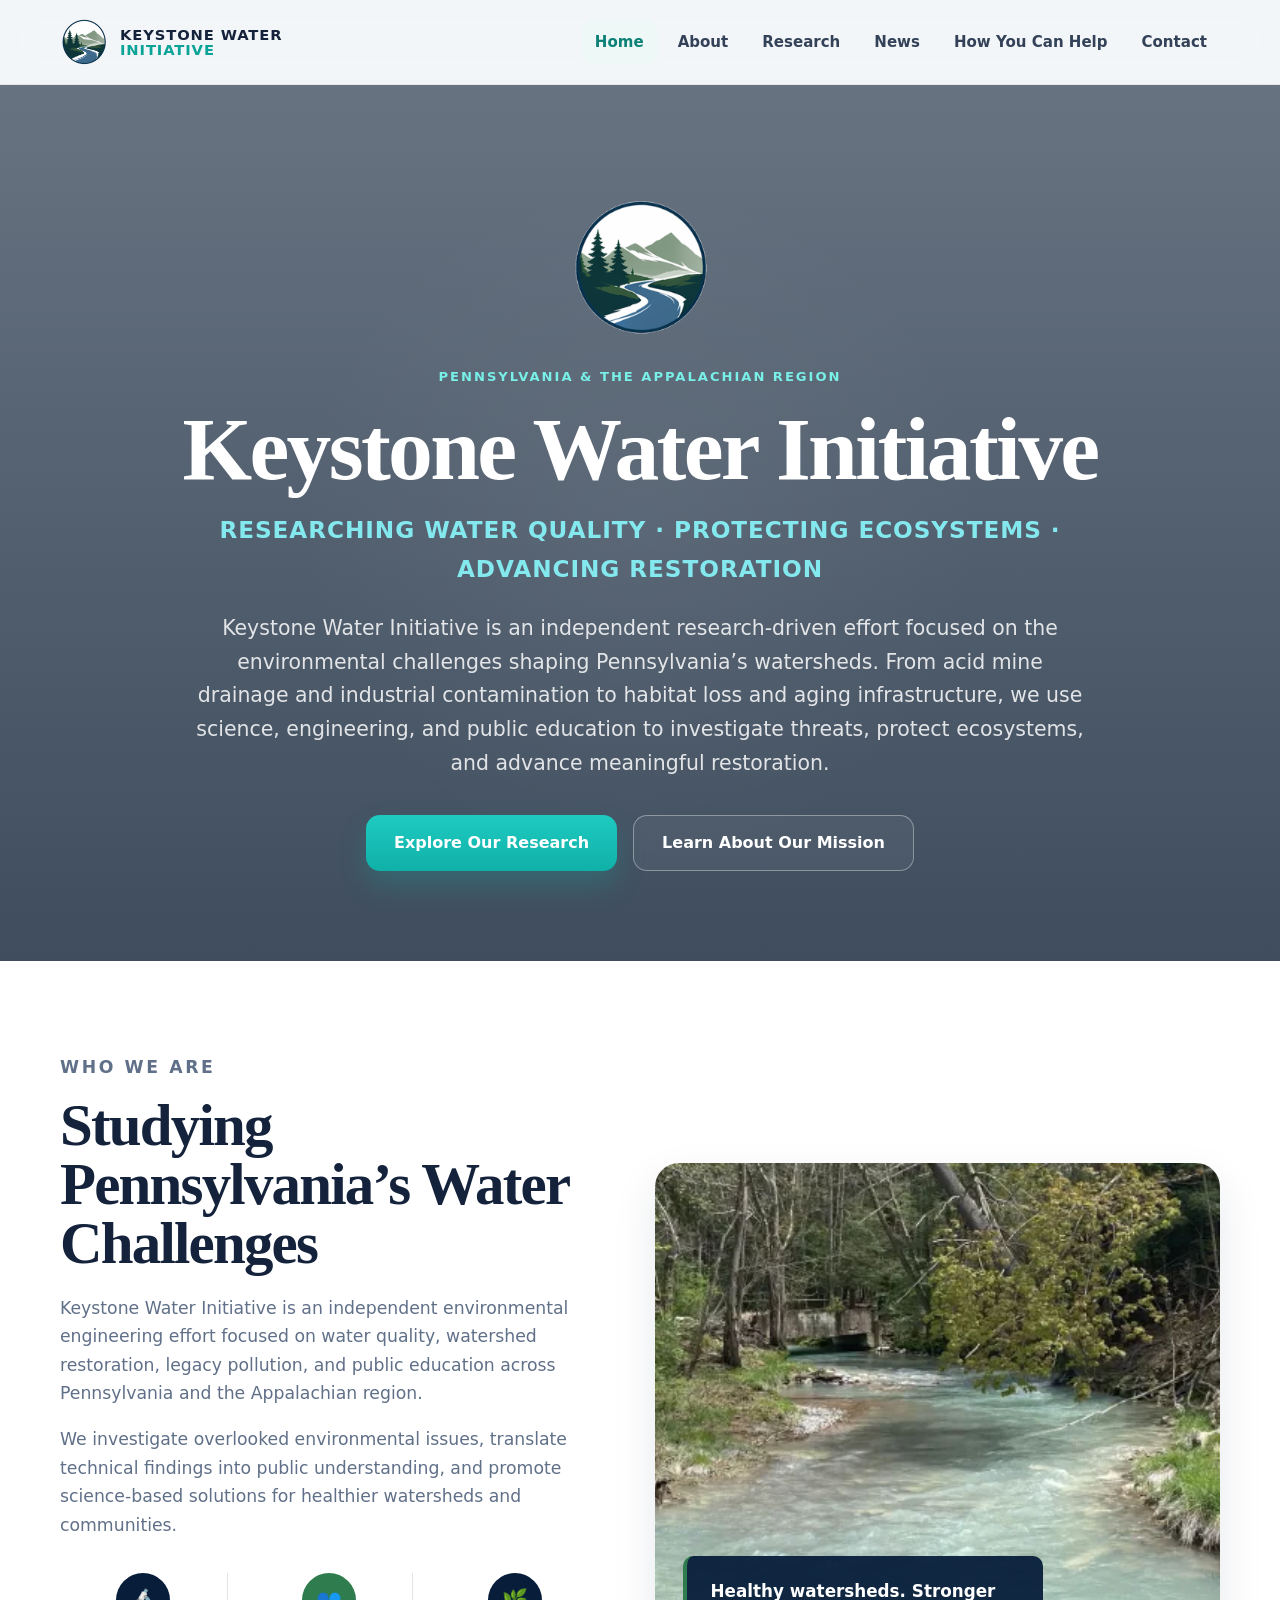
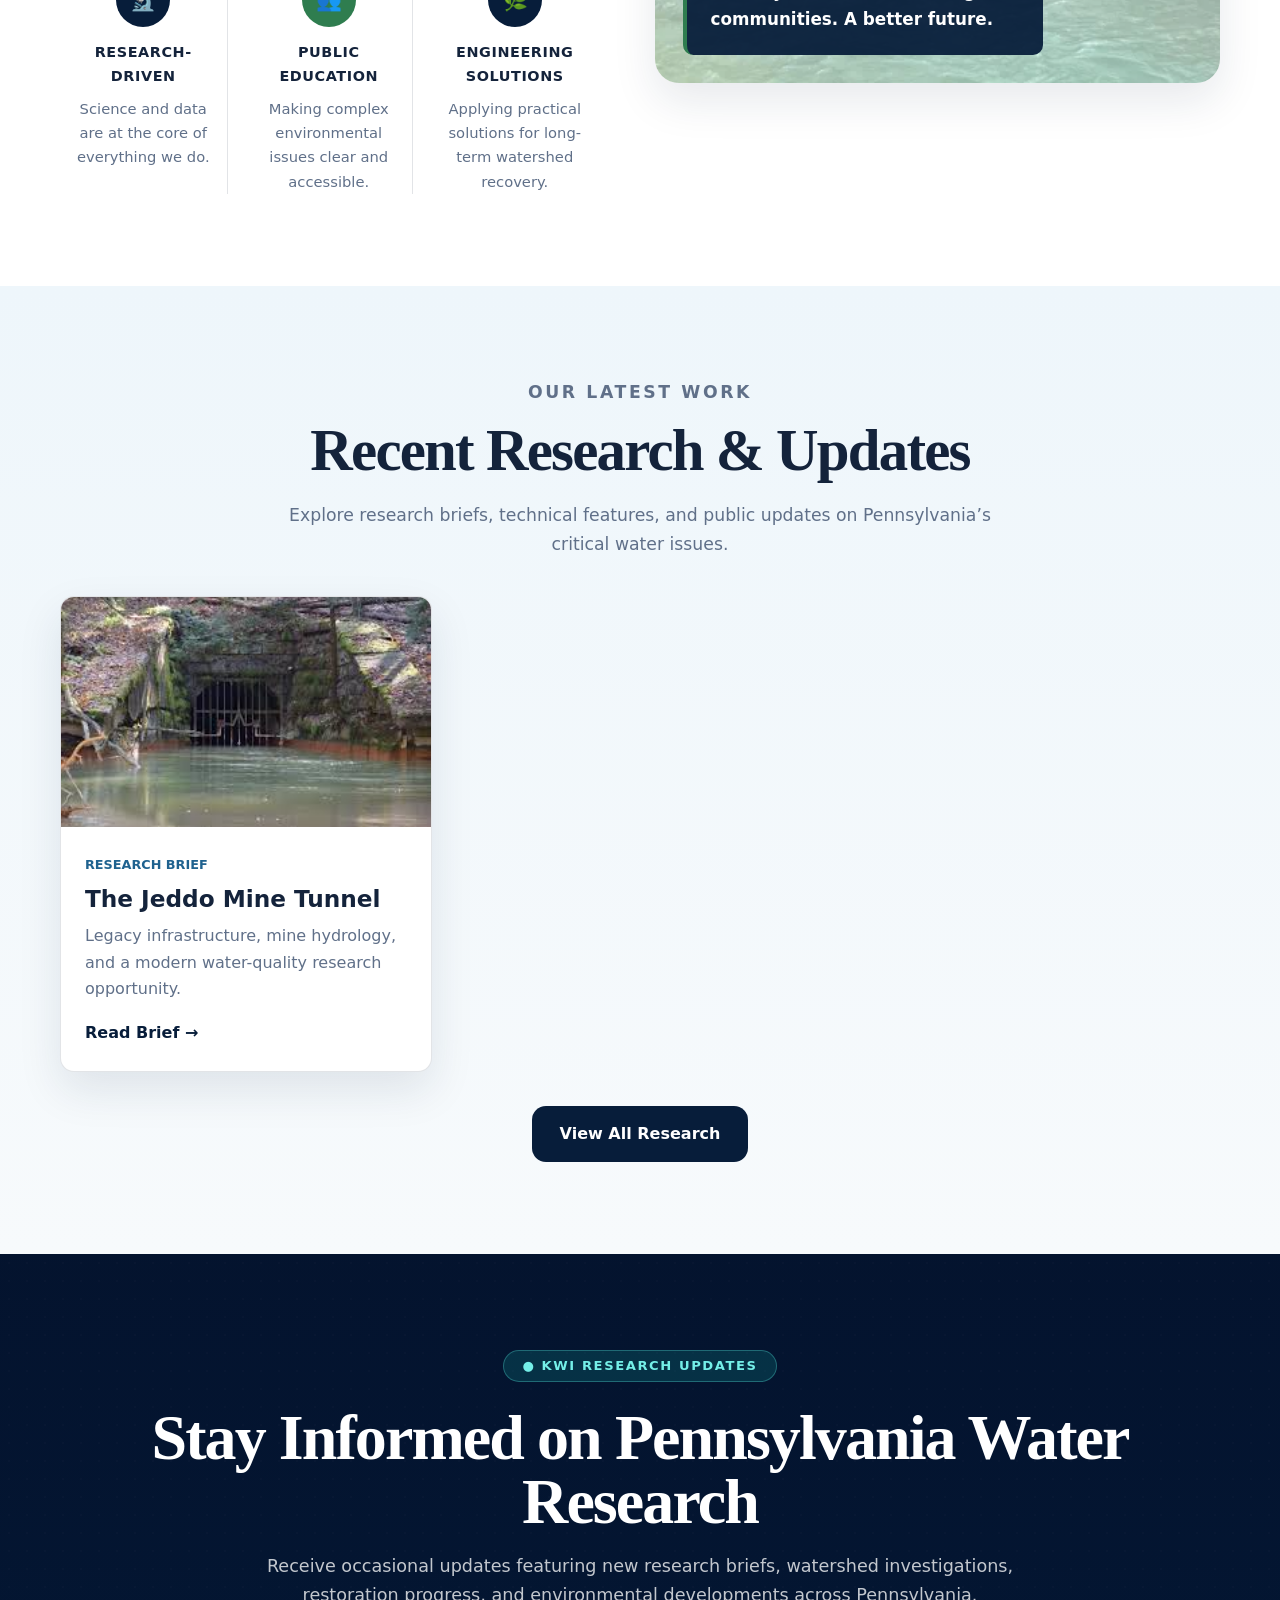
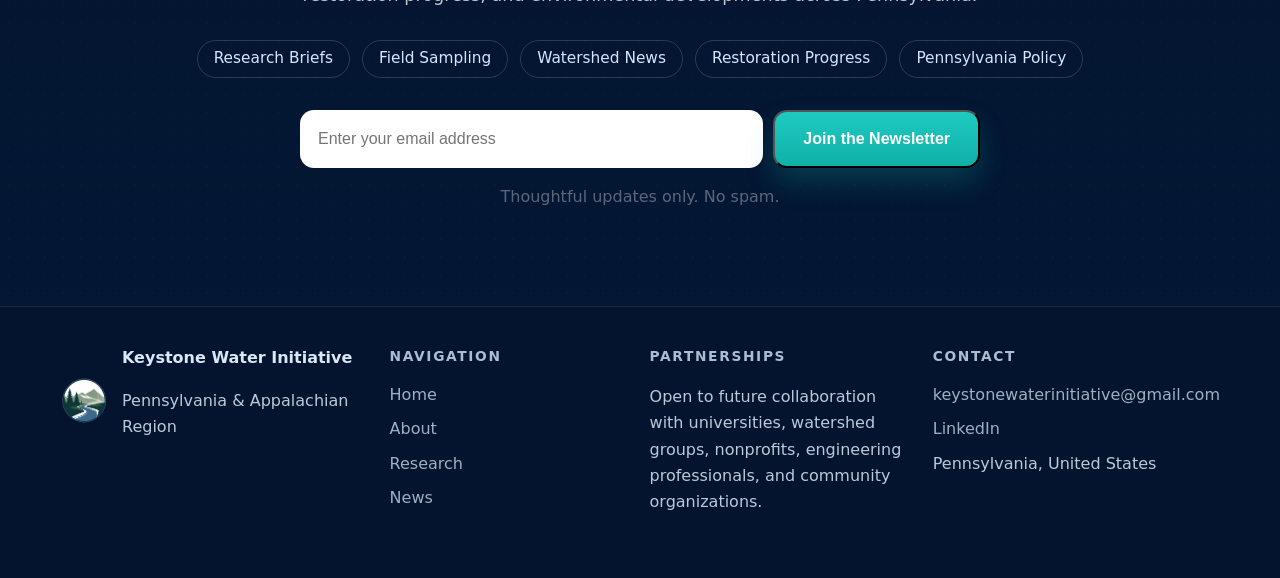
<file: index.html>
<!DOCTYPE html>
<html lang="en">
<head>
  <meta charset="UTF-8" />
  <meta name="viewport" content="width=device-width, initial-scale=1.0" />

  <title>Keystone Water Initiative | Pennsylvania Water Research & Environmental Engineering</title>
  <meta name="description" content="Keystone Water Initiative is a research-driven organization studying Pennsylvania water quality, acid mine drainage, watershed restoration, and environmental systems." />

  <meta property="og:title" content="Keystone Water Initiative" />
  <meta property="og:description" content="Pennsylvania water quality research, watershed restoration, acid mine drainage, and environmental engineering." />
  <meta property="og:image" content="https://keystonewaterinitiative.github.io/keystonewaterinitiative/images/logo.png" />
  <meta property="og:url" content="https://keystonewaterinitiative.github.io/keystonewaterinitiative/" />
  <meta property="og:type" content="website" />

  <link rel="stylesheet" href="css/styles.css" />

  <script type="application/ld+json">
  {
    "@context": "https://schema.org",
    "@type": "Organization",
    "name": "Keystone Water Initiative",
    "url": "https://keystonewaterinitiative.github.io/keystonewaterinitiative/",
    "logo": "https://keystonewaterinitiative.github.io/keystonewaterinitiative/images/logo.png",
    "sameAs": [
      "https://www.linkedin.com/company/keystone-water-initiative/"
    ]
  }
  </script>
</head>

<body>
  <header class="site-header">
    <div class="container nav-wrap">
      <a href="index.html" class="brand">
        <img src="images/logo.png" alt="Keystone Water Initiative logo" class="brand-logo" />
        <div class="brand-text">
          <span>Keystone Water</span>
          <span>Initiative</span>
        </div>
      </a>

      <nav class="site-nav">
        <a href="index.html" class="active">Home</a>
        <a href="about.html">About</a>
        <a href="research.html">Research</a>
        <a href="news.html">News</a>
        <a href="help.html">How You Can Help</a>
        <a href="contact.html">Contact</a>
      </nav>
    </div>
  </header>

  <main>
    <section class="hero">
      <div class="hero-overlay"></div>
      <div class="container hero-content">
        <img src="images/logo.png" alt="Keystone Water Initiative logo" class="hero-logo" />

        <p class="eyebrow hero-eyebrow">Pennsylvania &amp; the Appalachian Region</p>

        <h1>Keystone Water Initiative</h1>

        <p class="hero-subtitle">
          Researching Water Quality · Protecting Ecosystems · Advancing Restoration
        </p>

        <p class="hero-copy">
          Keystone Water Initiative is an independent research-driven effort focused on the environmental challenges
          shaping Pennsylvania’s watersheds. From acid mine drainage and industrial contamination to habitat loss and
          aging infrastructure, we use science, engineering, and public education to investigate threats, protect
          ecosystems, and advance meaningful restoration.
        </p>

        <div class="hero-actions">
          <a href="research.html" class="btn btn-primary">Explore Our Research</a>
          <a href="about.html" class="btn btn-secondary">Learn About Our Mission</a>
        </div>
      </div>
    </section>

    <section class="section section-light">
      <div class="container two-column">
        <div class="about-copy">
          <p class="eyebrow">Who We Are</p>
          <h2>Studying Pennsylvania’s Water Challenges</h2>

          <p>
            Keystone Water Initiative is an independent environmental engineering effort focused on water quality,
            watershed restoration, legacy pollution, and public education across Pennsylvania and the Appalachian region.
          </p>

          <p>
            We investigate overlooked environmental issues, translate technical findings into public understanding,
            and promote science-based solutions for healthier watersheds and communities.
          </p>

          <div class="feature-row">
            <div class="feature-item">
              <div class="feature-icon">🔬</div>
              <h3>Research-Driven</h3>
              <p>Science and data are at the core of everything we do.</p>
            </div>

            <div class="feature-item">
              <div class="feature-icon">👥</div>
              <h3>Public Education</h3>
              <p>Making complex environmental issues clear and accessible.</p>
            </div>

            <div class="feature-item">
              <div class="feature-icon">🌿</div>
              <h3>Engineering Solutions</h3>
              <p>Applying practical solutions for long-term watershed recovery.</p>
            </div>
          </div>
        </div>

        <div class="about-visual">
          <img src="images/littlenescopeck.webp" alt="Little Nescopeck Creek" />
          <div class="quote-card">
            <p>Healthy watersheds. Stronger communities. A better future.</p>
          </div>
        </div>
      </div>
    </section>

    <section class="section section-blue">
      <div class="container">
        <div class="centered-heading">
          <p class="eyebrow">Our Latest Work</p>
          <h2>Recent Research &amp; Updates</h2>
          <p>
            Explore research briefs, technical features, and public updates on Pennsylvania’s critical water issues.
          </p>
        </div>

        <div class="article-grid">
          <article class="article-card">
            <img src="images/jeddominetunnel.jpg" alt="Jeddo Mine Tunnel discharge portal" />
            <div class="article-content">
              <span class="article-tag">Research Brief</span>
              <h3>The Jeddo Mine Tunnel</h3>
              <p>
                Legacy infrastructure, mine hydrology, and a modern water-quality research opportunity.
              </p>
              <a href="articles/jeddo-mine-tunnel.html" class="text-link">Read Brief →</a>
            </div>
          </article>
        </div>

        <div class="center-button">
          <a href="research.html" class="btn btn-dark">View All Research</a>
        </div>
      </div>
    </section>

    <section class="newsletter-section">
      <div class="container newsletter-content">
        <p class="coming-pill">● KWI Research Updates</p>

        <h2>Stay Informed on Pennsylvania Water Research</h2>

        <p class="newsletter-intro">
          Receive occasional updates featuring new research briefs, watershed investigations, restoration progress,
          and environmental developments across Pennsylvania.
        </p>

        <div class="topic-pills">
          <span>Research Briefs</span>
          <span>Field Sampling</span>
          <span>Watershed News</span>
          <span>Restoration Progress</span>
          <span>Pennsylvania Policy</span>
        </div>

        <form class="newsletter-form" action="#" method="post">
          <input type="email" placeholder="Enter your email address" aria-label="Email address" />
          <button type="submit" class="btn btn-primary">Join the Newsletter</button>
        </form>

        <p class="form-note">Thoughtful updates only. No spam.</p>
      </div>
    </section>
  </main>

  <footer class="site-footer">
    <div class="container footer-grid">
      <div>
        <div class="footer-brand">
          <img src="images/logo.png" alt="Keystone Water Initiative logo" />
          <div>
            <strong>Keystone Water Initiative</strong>
            <p>Pennsylvania &amp; Appalachian Region</p>
          </div>
        </div>
      </div>

      <div>
        <h3>Navigation</h3>
        <ul class="footer-links">
          <li><a href="index.html">Home</a></li>
          <li><a href="about.html">About</a></li>
          <li><a href="research.html">Research</a></li>
          <li><a href="news.html">News</a></li>
        </ul>
      </div>

      <div>
        <h3>Partnerships</h3>
        <p>
          Open to future collaboration with universities, watershed groups, nonprofits, engineering professionals,
          and community organizations.
        </p>
      </div>

      <div>
        <h3>Contact</h3>
        <ul class="footer-links">
          <li><a href="mailto:keystonewaterinitiative@gmail.com">keystonewaterinitiative@gmail.com</a></li>
          <li><a href="https://www.linkedin.com/company/keystone-water-initiative/" target="_blank" rel="noopener">LinkedIn</a></li>
          <li>Pennsylvania, United States</li>
        </ul>
      </div>
    </div>
  </footer>
</body>
</html>
</file>
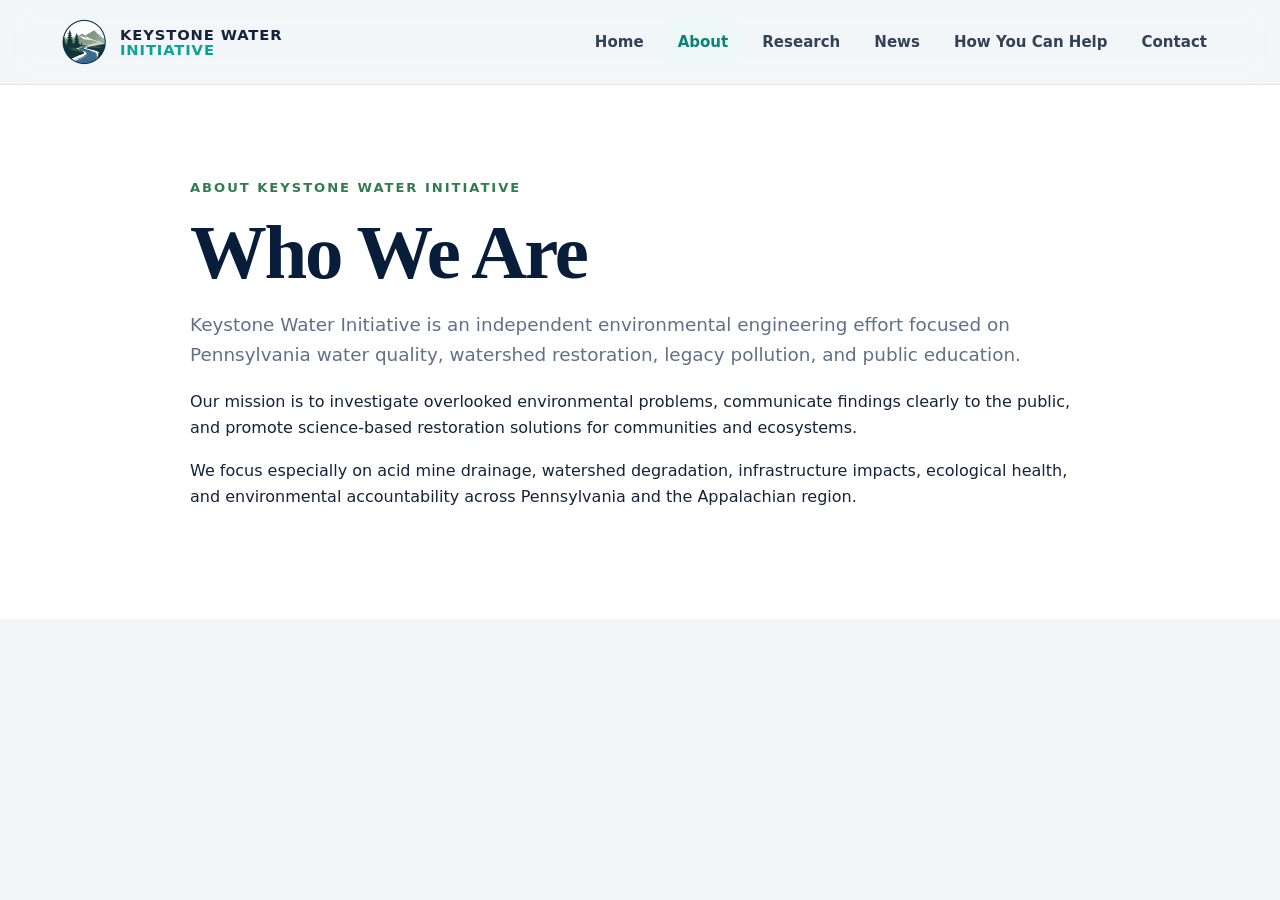
<file: About.html>
<!DOCTYPE html>
<html lang="en">
<head>
<meta charset="UTF-8">
<meta name="viewport" content="width=device-width, initial-scale=1.0">
<title>About | Keystone Water Initiative</title>
<link rel="stylesheet" href="css/styles.css">
</head>
<body>

<header class="site-header">
  <div class="container nav-wrap">
    <a href="index.html" class="brand">
      <img src="images/logo.png" class="brand-logo" alt="KWI Logo">
      <div class="brand-text">
        <span>Keystone Water</span>
        <span>Initiative</span>
      </div>
    </a>

    <nav class="site-nav">
      <a href="index.html">Home</a>
      <a href="about.html" class="active">About</a>
      <a href="research.html">Research</a>
      <a href="news.html">News</a>
      <a href="help.html">How You Can Help</a>
      <a href="contact.html">Contact</a>
    </nav>
  </div>
</header>

<main class="section section-light">
  <div class="container" style="max-width:900px;">
    <p class="eyebrow">About Keystone Water Initiative</p>
    <h1 style="font-size: clamp(2.8rem,6vw,4.8rem); color:#071d3a;">Who We Are</h1>

    <p style="font-size:1.15rem; color:#607089;">
      Keystone Water Initiative is an independent environmental engineering effort focused on Pennsylvania water quality,
      watershed restoration, legacy pollution, and public education.
    </p>

    <p>
      Our mission is to investigate overlooked environmental problems, communicate findings clearly to the public,
      and promote science-based restoration solutions for communities and ecosystems.
    </p>

    <p>
      We focus especially on acid mine drainage, watershed degradation, infrastructure impacts, ecological health,
      and environmental accountability across Pennsylvania and the Appalachian region.
    </p>
  </div>
</main>

</body>
</html>
</file>
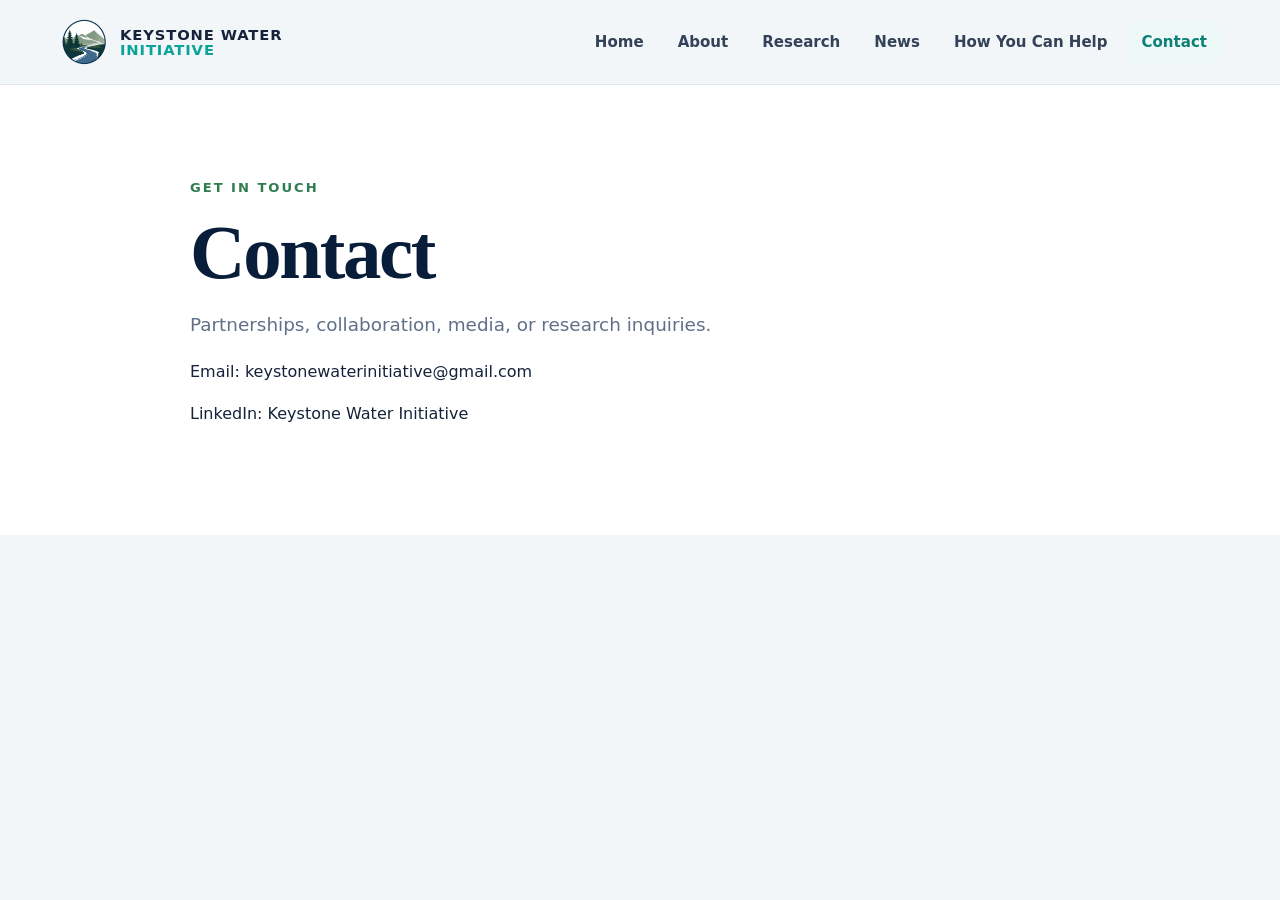
<file: Contact.html>
<!DOCTYPE html>
<html lang="en">
<head>
<meta charset="UTF-8">
<meta name="viewport" content="width=device-width, initial-scale=1.0">
<title>Contact | Keystone Water Initiative</title>
<link rel="stylesheet" href="css/styles.css">
</head>
<body>

<header class="site-header">
  <div class="container nav-wrap">
    <a href="index.html" class="brand">
      <img src="images/logo.png" class="brand-logo" alt="KWI Logo">
      <div class="brand-text">
        <span>Keystone Water</span>
        <span>Initiative</span>
      </div>
    </a>

    <nav class="site-nav">
      <a href="index.html">Home</a>
      <a href="about.html">About</a>
      <a href="research.html">Research</a>
      <a href="news.html">News</a>
      <a href="help.html">How You Can Help</a>
      <a href="contact.html" class="active">Contact</a>
    </nav>
  </div>
</header>

<main class="section section-light">
  <div class="container" style="max-width:900px;">
    <p class="eyebrow">Get In Touch</p>
    <h1 style="font-size: clamp(2.8rem,6vw,4.8rem); color:#071d3a;">Contact</h1>

    <p style="font-size:1.15rem; color:#607089;">
      Partnerships, collaboration, media, or research inquiries.
    </p>

    <p>Email: <a href="mailto:keystonewaterinitiative@gmail.com">keystonewaterinitiative@gmail.com</a></p>

    <p>
      LinkedIn:
      <a href="https://www.linkedin.com/company/keystone-water-initiative/" target="_blank">
        Keystone Water Initiative
      </a>
    </p>
  </div>
</main>

</body>
</html>
</file>
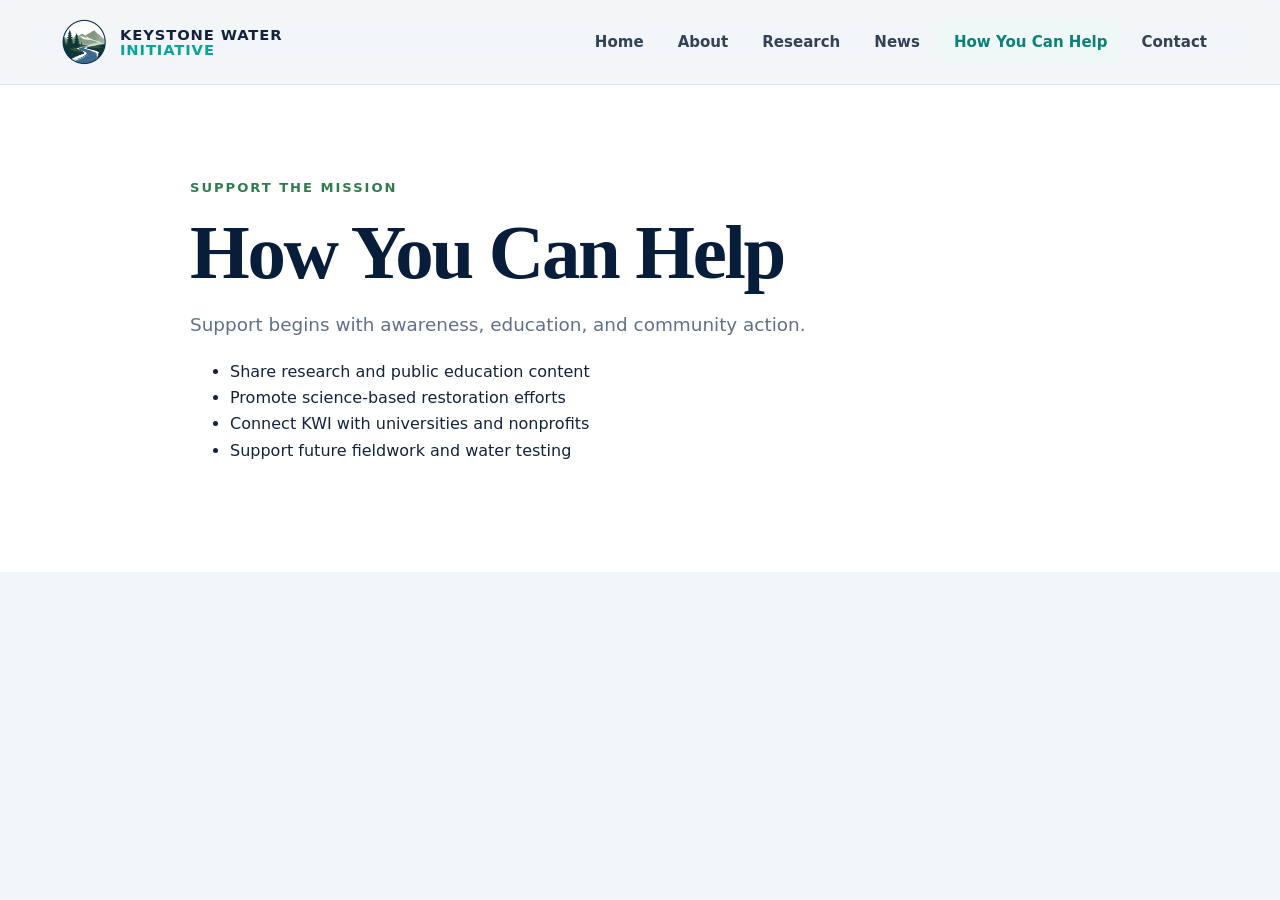
<file: Help.html>
<!DOCTYPE html>
<html lang="en">
<head>
<meta charset="UTF-8">
<meta name="viewport" content="width=device-width, initial-scale=1.0">
<title>How You Can Help | Keystone Water Initiative</title>
<link rel="stylesheet" href="css/styles.css">
</head>
<body>

<header class="site-header">
  <div class="container nav-wrap">
    <a href="index.html" class="brand">
      <img src="images/logo.png" class="brand-logo" alt="KWI Logo">
      <div class="brand-text">
        <span>Keystone Water</span>
        <span>Initiative</span>
      </div>
    </a>

    <nav class="site-nav">
      <a href="index.html">Home</a>
      <a href="about.html">About</a>
      <a href="research.html">Research</a>
      <a href="news.html">News</a>
      <a href="help.html" class="active">How You Can Help</a>
      <a href="contact.html">Contact</a>
    </nav>
  </div>
</header>

<main class="section section-light">
  <div class="container" style="max-width:900px;">
    <p class="eyebrow">Support the Mission</p>
    <h1 style="font-size: clamp(2.8rem,6vw,4.8rem); color:#071d3a;">How You Can Help</h1>

    <p style="font-size:1.15rem; color:#607089;">
      Support begins with awareness, education, and community action.
    </p>

    <ul>
      <li>Share research and public education content</li>
      <li>Promote science-based restoration efforts</li>
      <li>Connect KWI with universities and nonprofits</li>
      <li>Support future fieldwork and water testing</li>
    </ul>
  </div>
</main>

</body>
</html>
</file>
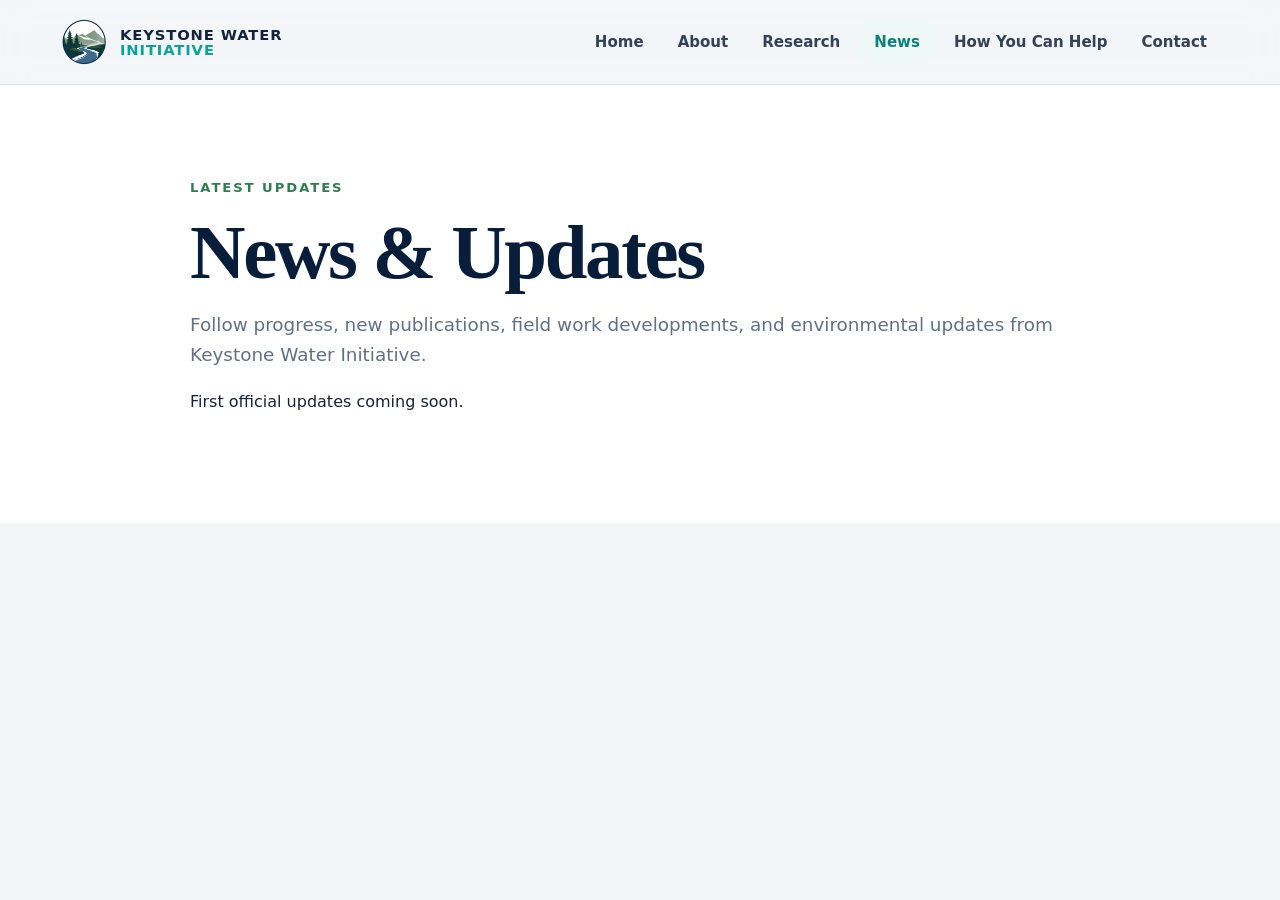
<file: News.html>
<!DOCTYPE html>
<html lang="en">
<head>
<meta charset="UTF-8">
<meta name="viewport" content="width=device-width, initial-scale=1.0">
<title>News | Keystone Water Initiative</title>
<link rel="stylesheet" href="css/styles.css">
</head>
<body>

<header class="site-header">
  <div class="container nav-wrap">
    <a href="index.html" class="brand">
      <img src="images/logo.png" class="brand-logo" alt="KWI Logo">
      <div class="brand-text">
        <span>Keystone Water</span>
        <span>Initiative</span>
      </div>
    </a>

    <nav class="site-nav">
      <a href="index.html">Home</a>
      <a href="about.html">About</a>
      <a href="research.html">Research</a>
      <a href="news.html" class="active">News</a>
      <a href="help.html">How You Can Help</a>
      <a href="contact.html">Contact</a>
    </nav>
  </div>
</header>

<main class="section section-light">
  <div class="container" style="max-width:900px;">
    <p class="eyebrow">Latest Updates</p>
    <h1 style="font-size: clamp(2.8rem,6vw,4.8rem); color:#071d3a;">News & Updates</h1>

    <p style="font-size:1.15rem; color:#607089;">
      Follow progress, new publications, field work developments, and environmental updates from Keystone Water Initiative.
    </p>

    <p>First official updates coming soon.</p>
  </div>
</main>

</body>
</html>
</file>
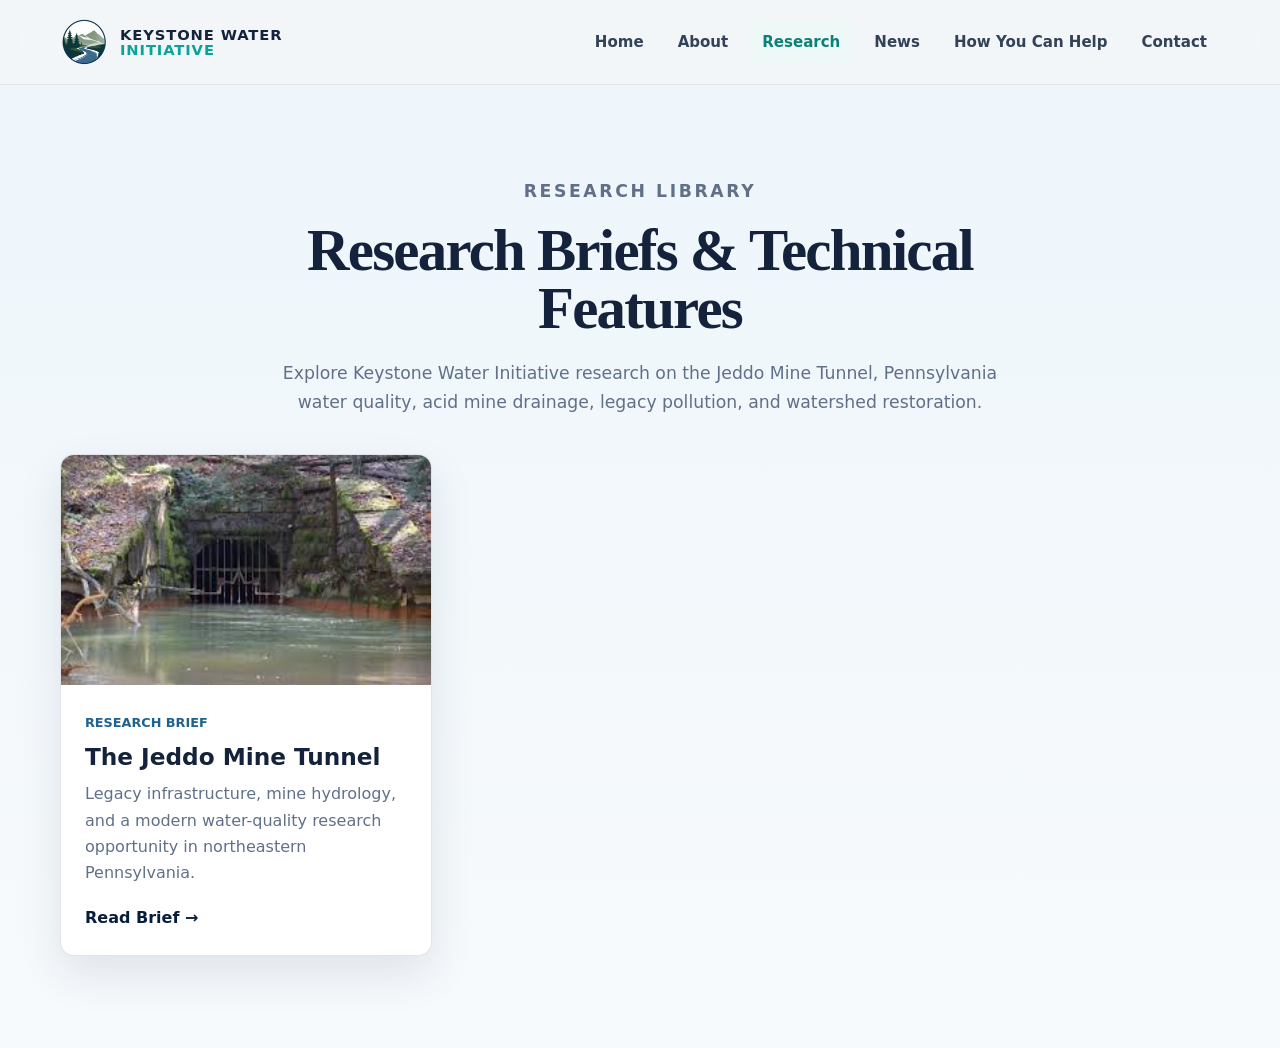
<file: research.html>
<!DOCTYPE html>
<html lang="en">
<head>
  <meta charset="UTF-8" />
  <meta name="viewport" content="width=device-width, initial-scale=1.0" />

  <title>Research | Keystone Water Initiative</title>
  <meta name="description" content="Research briefs and technical features from Keystone Water Initiative focused on Pennsylvania water quality, acid mine drainage, and watershed restoration." />

  <meta property="og:title" content="Research | Keystone Water Initiative" />
  <meta property="og:description" content="Explore KWI research briefs on Pennsylvania water quality, acid mine drainage, and watershed restoration." />
  <meta property="og:image" content="https://keystonewaterinitiative.github.io/keystonewaterinitiative/images/jeddominetunnel.jpg" />
  <meta property="og:url" content="https://keystonewaterinitiative.github.io/keystonewaterinitiative/research.html" />
  <meta property="og:type" content="website" />

  <link rel="stylesheet" href="css/styles.css" />
</head>

<body>
  <header class="site-header">
    <div class="container nav-wrap">
      <a href="index.html" class="brand">
        <img src="images/logo.png" alt="Keystone Water Initiative logo" class="brand-logo" />
        <div class="brand-text">
          <span>Keystone Water</span>
          <span>Initiative</span>
        </div>
      </a>

      <nav class="site-nav">
        <a href="index.html">Home</a>
        <a href="about.html">About</a>
        <a href="research.html" class="active">Research</a>
        <a href="news.html">News</a>
        <a href="help.html">How You Can Help</a>
        <a href="contact.html">Contact</a>
      </nav>
    </div>
  </header>

  <main class="section section-blue">
    <div class="container">
      <div class="centered-heading">
        <p class="eyebrow">Research Library</p>
        <h2>Research Briefs &amp; Technical Features</h2>
        <p>
          Explore Keystone Water Initiative research on the Jeddo Mine Tunnel, Pennsylvania water quality,
          acid mine drainage, legacy pollution, and watershed restoration.
        </p>
      </div>

      <div class="article-grid">
        <article class="article-card">
          <img src="images/jeddominetunnel.jpg" alt="Jeddo Mine Tunnel discharge portal" />
          <div class="article-content">
            <span class="article-tag">Research Brief</span>
            <h3>The Jeddo Mine Tunnel</h3>
            <p>
              Legacy infrastructure, mine hydrology, and a modern water-quality research opportunity in northeastern Pennsylvania.
            </p>
            <a href="articles/jeddo-mine-tunnel.html" class="text-link">Read Brief →</a>
          </div>
        </article>
      </div>
    </div>
  </main>
</body>
</html>
</file>
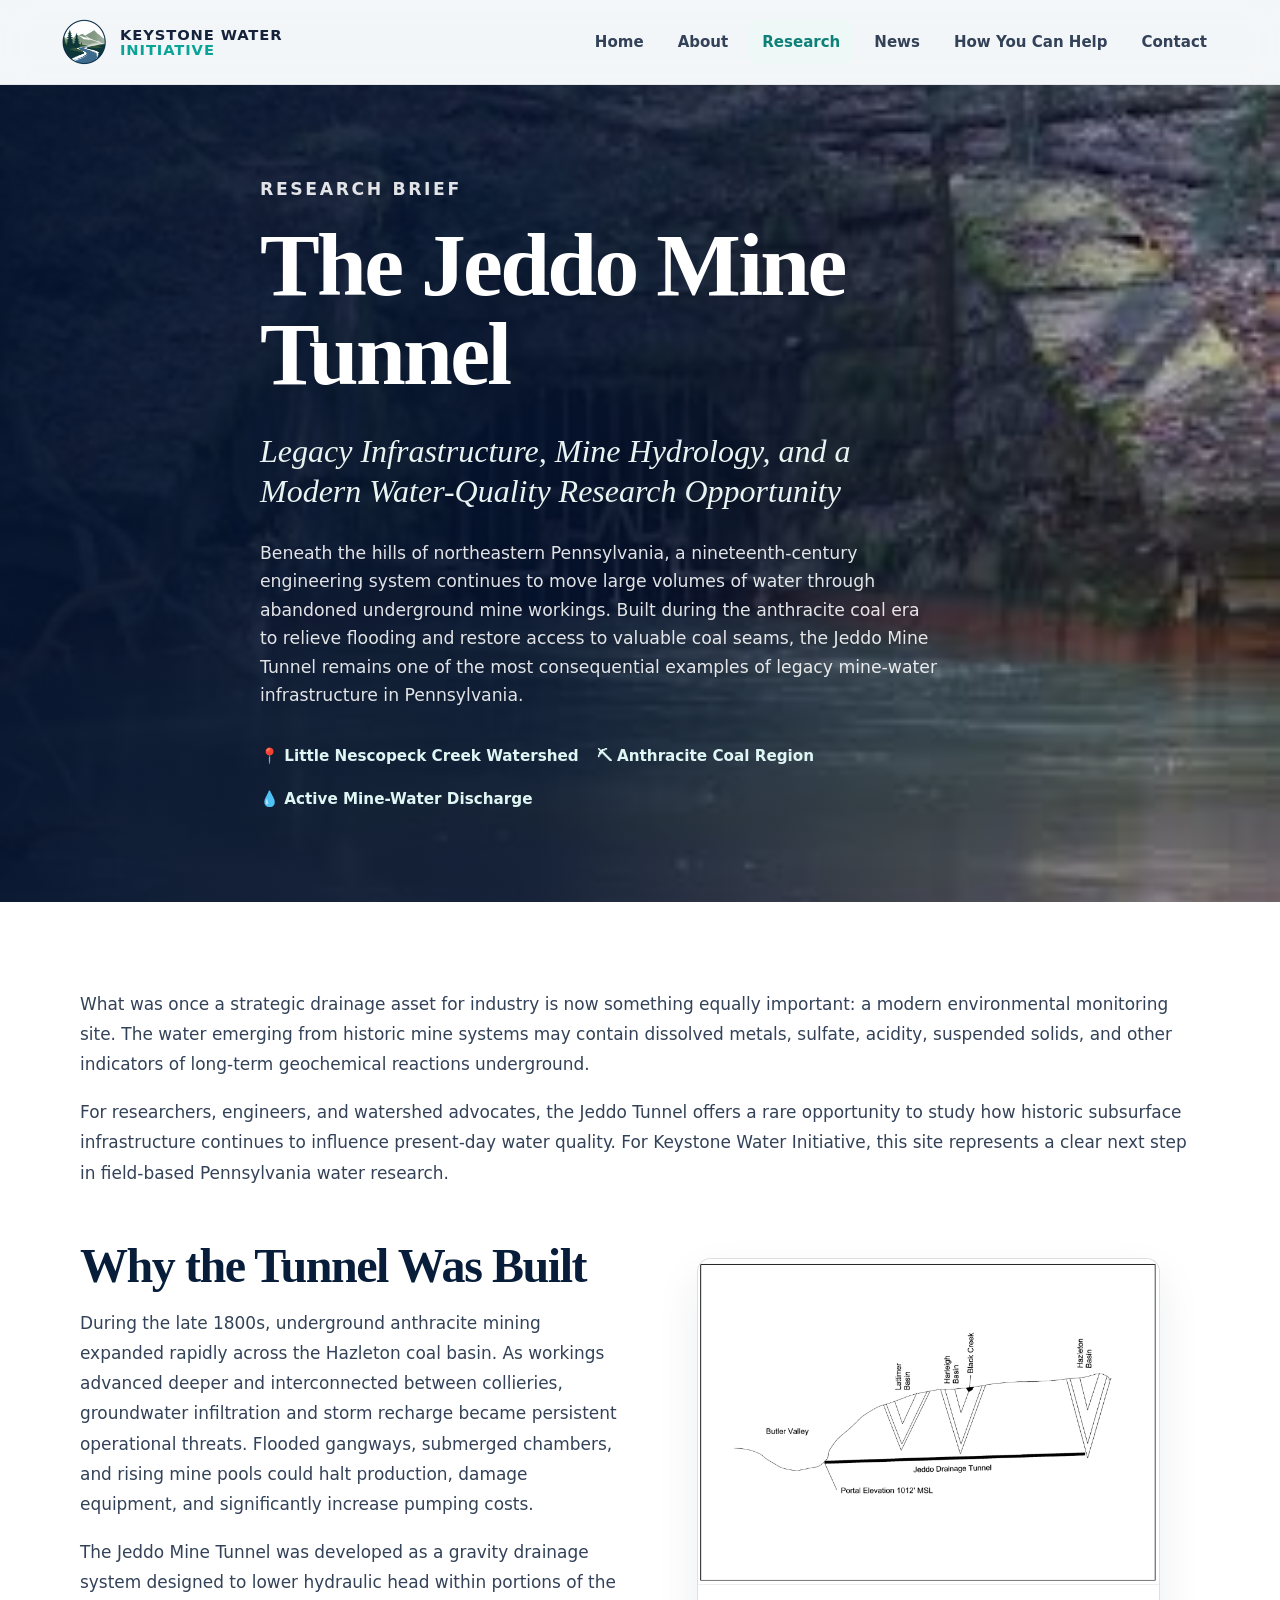
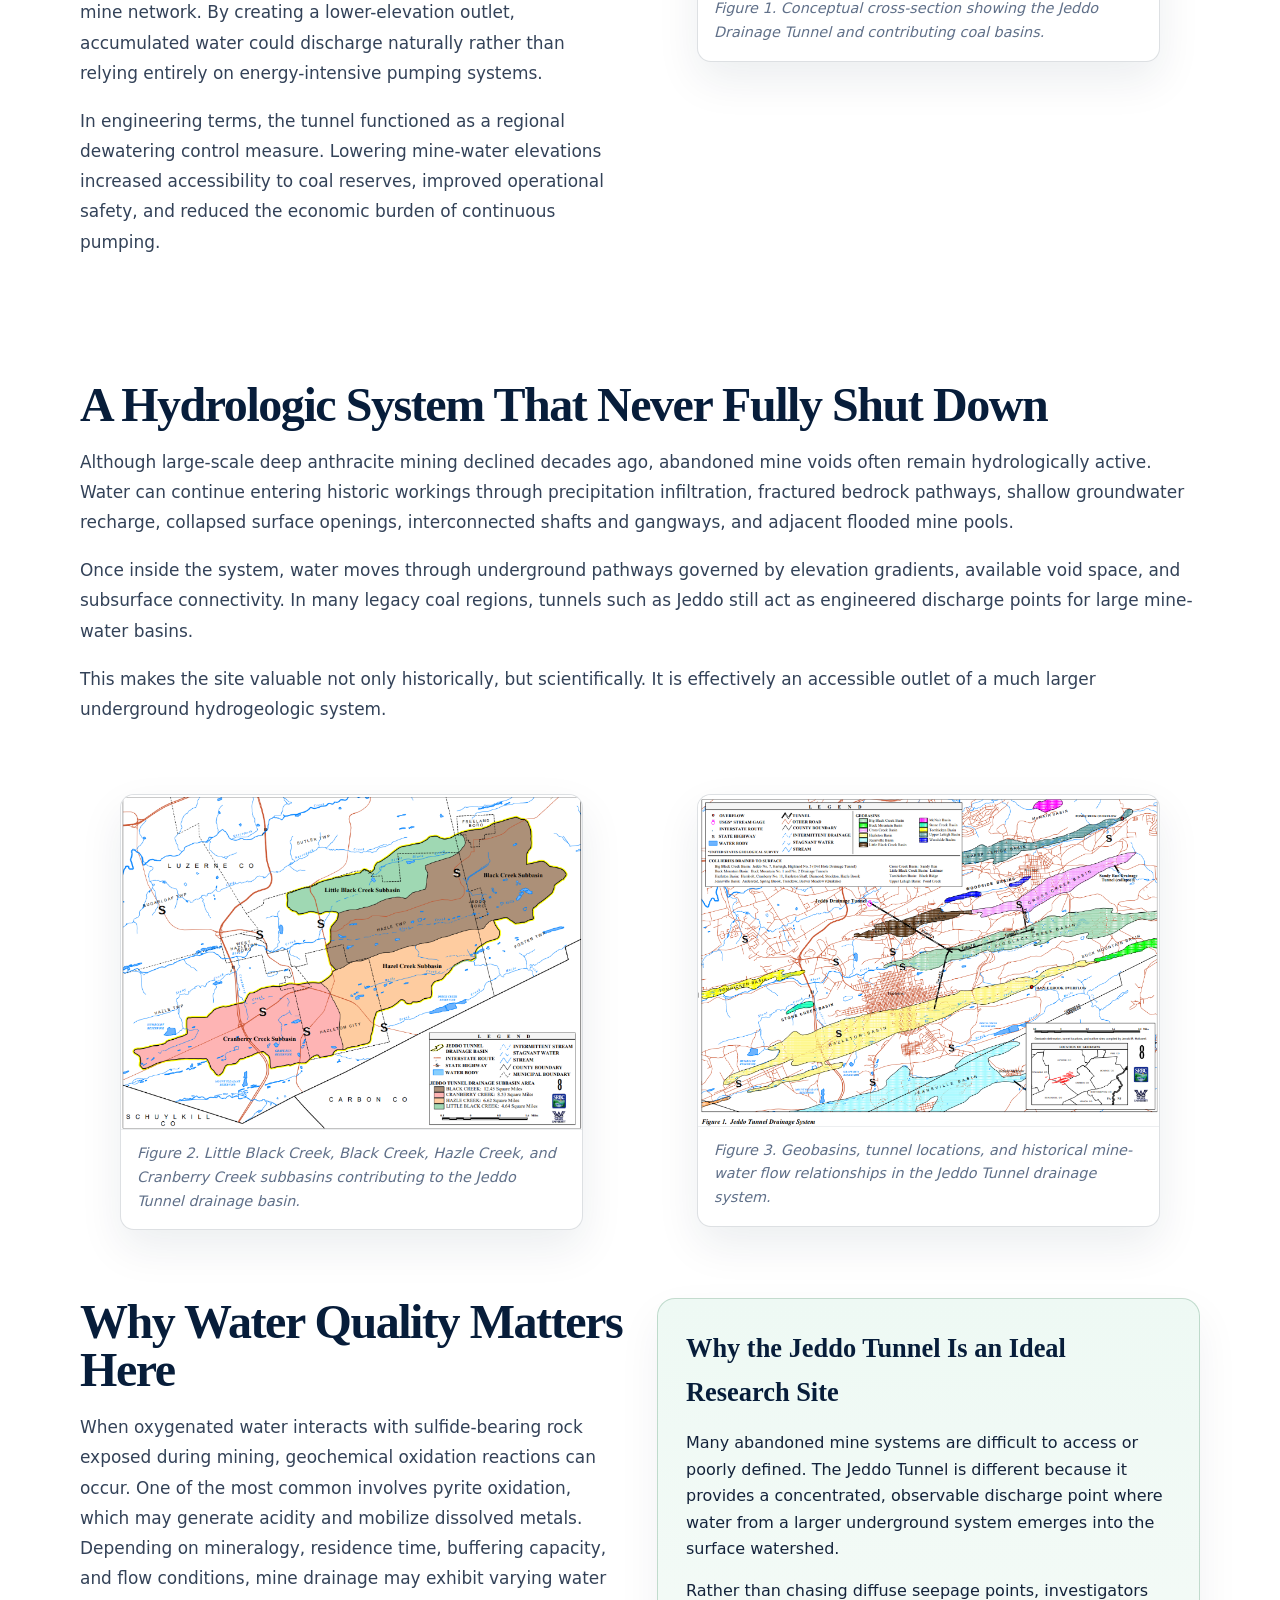
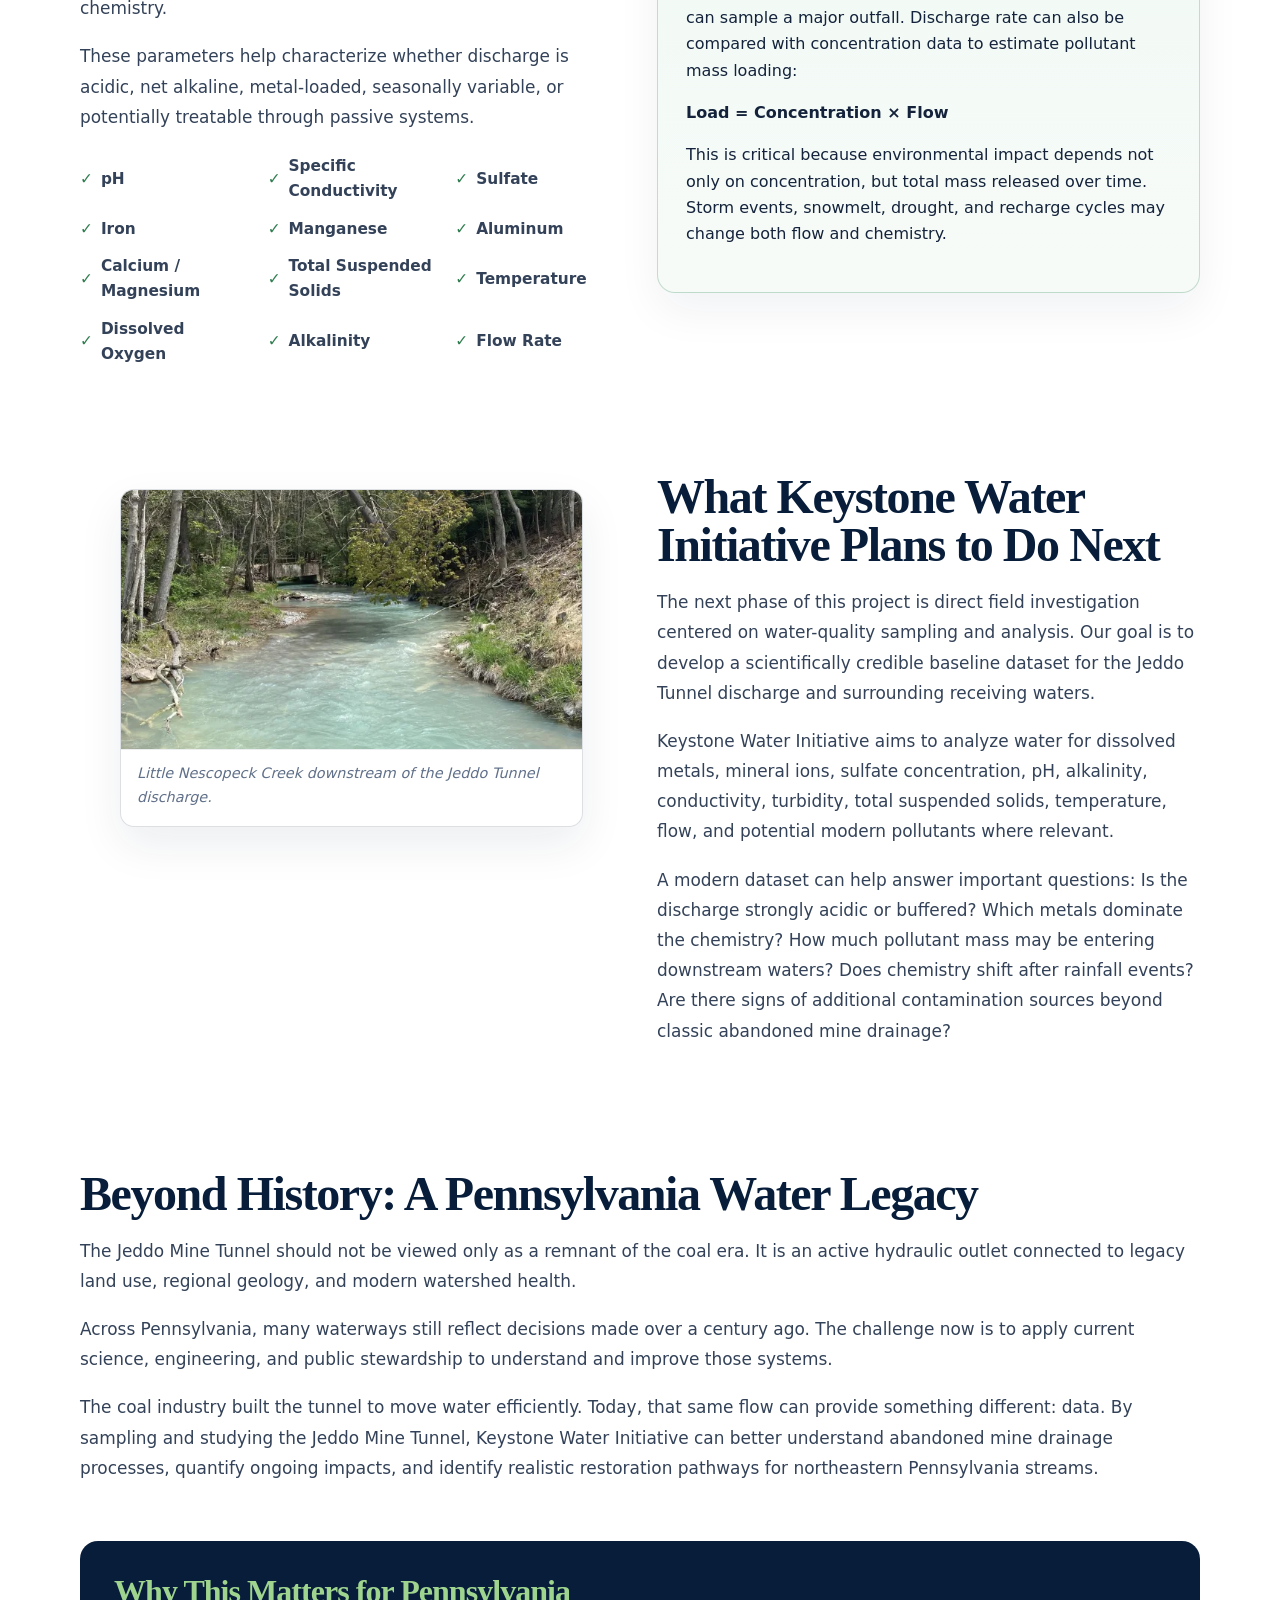
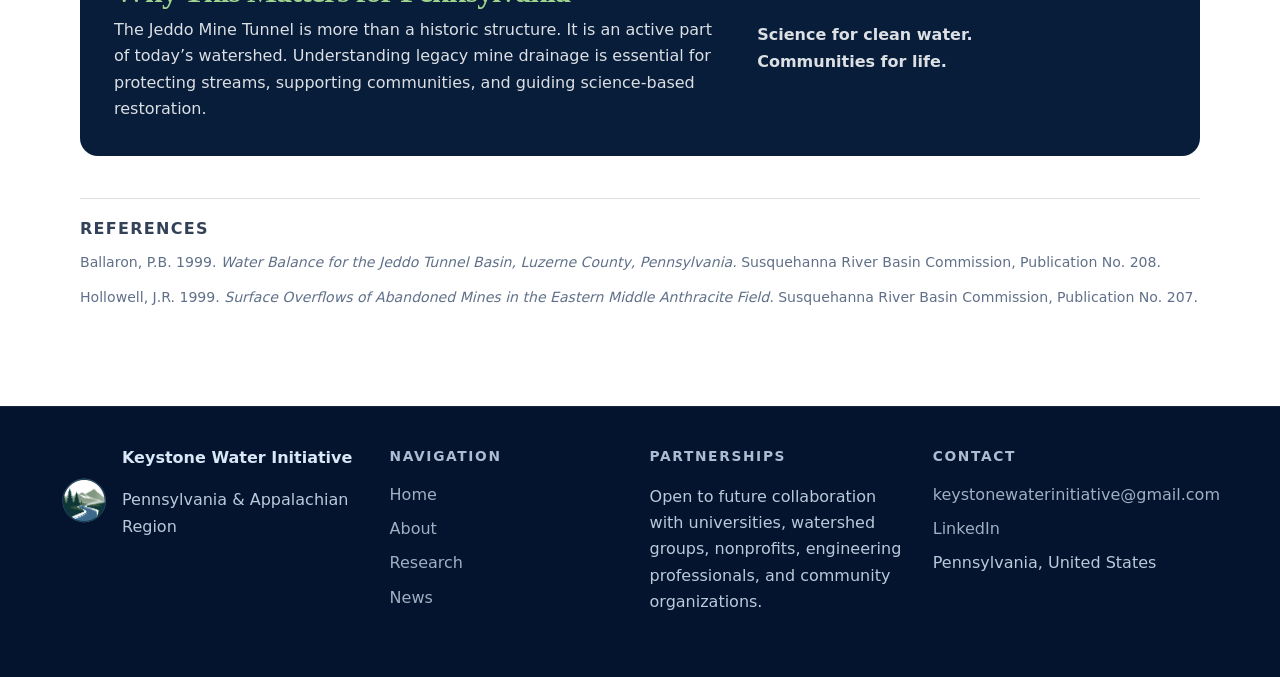
<file: articles/jeddo-mine-tunnel.html>
<!DOCTYPE html>
<html lang="en">
<head>
  <meta charset="UTF-8" />
  <meta name="viewport" content="width=device-width, initial-scale=1.0" />

  <title>Jeddo Mine Tunnel | Acid Mine Drainage Research | Keystone Water Initiative</title>
  <meta name="description" content="A Keystone Water Initiative research brief on the Jeddo Mine Tunnel, acid mine drainage, mine hydrology, and water-quality impacts in Pennsylvania." />

  <meta property="og:title" content="The Jeddo Mine Tunnel | Keystone Water Initiative" />
  <meta property="og:description" content="Legacy infrastructure, mine hydrology, and a modern water-quality research opportunity in Pennsylvania." />
  <meta property="og:image" content="https://keystonewaterinitiative.github.io/keystonewaterinitiative/images/jeddominetunnel.jpg" />
  <meta property="og:url" content="https://keystonewaterinitiative.github.io/keystonewaterinitiative/articles/jeddo-mine-tunnel.html" />
  <meta property="og:type" content="article" />

  <meta name="twitter:card" content="summary_large_image" />
  <meta name="twitter:title" content="The Jeddo Mine Tunnel | Keystone Water Initiative" />
  <meta name="twitter:description" content="Legacy infrastructure, mine hydrology, and a modern water-quality research opportunity in Pennsylvania." />
  <meta name="twitter:image" content="https://keystonewaterinitiative.github.io/keystonewaterinitiative/images/jeddominetunnel.jpg" />

  <link rel="stylesheet" href="../css/styles.css" />

  <style>
    .article-hero {
      position: relative;
      min-height: 620px;
      display: flex;
      align-items: center;
      color: white;
      background:
        linear-gradient(90deg, rgba(4,19,46,0.95) 0%, rgba(4,19,46,0.85) 42%, rgba(4,19,46,0.20) 100%),
        url("../images/jeddominetunnel.jpg") center/cover no-repeat;
    }

    .article-hero-content {
      max-width: 760px;
      padding: 90px 0;
    }

    .article-hero h1 {
      font-size: clamp(3rem, 7vw, 5.8rem);
      margin-bottom: 18px;
    }

    .article-hero .deck {
      font-family: "Playfair Display", Georgia, serif;
      font-style: italic;
      font-size: clamp(1.35rem, 3vw, 2rem);
      line-height: 1.25;
      color: #e9f4f2;
      margin-bottom: 28px;
    }

    .article-hero p {
      font-size: 1.08rem;
      color: rgba(255,255,255,0.88);
      max-width: 680px;
    }

    .article-meta {
      display: flex;
      flex-wrap: wrap;
      gap: 18px;
      margin-top: 34px;
    }

    .article-meta span {
      display: inline-flex;
      align-items: center;
      gap: 8px;
      font-weight: 700;
      color: #dff7f4;
      font-size: 0.95rem;
    }

    .article-body {
      background: #fff;
      padding: 70px 0 90px;
    }

    .article-container {
      width: min(1120px, calc(100% - 48px));
      margin: 0 auto;
    }

    .article-section {
      margin-bottom: 54px;
    }

    .article-section h2 {
      font-size: clamp(2rem, 4vw, 3rem);
      color: #071d3a;
      margin-bottom: 18px;
    }

    .article-section p {
      color: #334258;
      font-size: 1.06rem;
      line-height: 1.78;
      margin-bottom: 18px;
    }

    .article-grid-two {
      display: grid;
      grid-template-columns: 1fr 1fr;
      gap: 34px;
      align-items: start;
      margin-bottom: 52px;
    }

    .article-image-card {
      background: #fff;
      border: 1px solid rgba(20,37,61,0.14);
      border-radius: 14px;
      overflow: hidden;
      box-shadow: 0 18px 44px rgba(17,36,67,0.08);
    }

    .article-image-card img {
      width: 100%;
      height: auto;
    }

    .article-image-card figcaption {
      padding: 12px 16px 16px;
      font-size: 0.9rem;
      color: #607089;
      font-style: italic;
      border-top: 1px solid rgba(20,37,61,0.08);
    }

    .callout {
      background: linear-gradient(180deg, #eef9f4, #f7fbf8);
      border: 1px solid rgba(47,125,79,0.25);
      border-radius: 18px;
      padding: 28px;
      box-shadow: 0 18px 44px rgba(17,36,67,0.06);
    }

    .callout h3 {
      margin: 0 0 14px;
      font-size: 1.65rem;
      color: #071d3a;
      font-family: "Playfair Display", Georgia, serif;
    }

    .parameter-grid {
      display: grid;
      grid-template-columns: repeat(3, 1fr);
      gap: 12px 20px;
      margin-top: 22px;
    }

    .parameter-grid span {
      display: flex;
      align-items: center;
      gap: 8px;
      color: #334258;
      font-weight: 600;
      font-size: 0.96rem;
    }

    .parameter-grid span::before {
      content: "✓";
      color: #2f7d4f;
      font-weight: 900;
    }

    .closing-band {
      background: #071d3a;
      color: white;
      border-radius: 18px;
      padding: 34px;
      display: grid;
      grid-template-columns: 1.2fr 0.8fr;
      gap: 30px;
      align-items: center;
      margin-top: 58px;
    }

    .closing-band h2 {
      color: #9fd48f;
      font-size: 2rem;
      margin-bottom: 10px;
    }

    .closing-band p {
      color: rgba(255,255,255,0.86);
      margin: 0;
    }

    .references {
      margin-top: 42px;
      padding-top: 22px;
      border-top: 1px solid rgba(20,37,61,0.14);
      color: #607089;
      font-size: 0.88rem;
    }

    .references h2 {
      font-family: Inter, system-ui, sans-serif;
      font-size: 1rem;
      text-transform: uppercase;
      letter-spacing: 0.08em;
      margin-bottom: 10px;
      color: #334258;
    }

    .references p {
      font-size: 0.88rem;
      line-height: 1.5;
      margin-bottom: 8px;
      color: #607089;
    }

    @media (max-width: 850px) {
      .article-hero {
        min-height: auto;
        background:
          linear-gradient(rgba(4,19,46,0.82), rgba(4,19,46,0.9)),
          url("../images/jeddominetunnel.jpg") center/cover no-repeat;
      }

      .article-grid-two,
      .closing-band {
        grid-template-columns: 1fr;
      }

      .parameter-grid {
        grid-template-columns: 1fr;
      }

      .article-container {
        width: min(1120px, calc(100% - 28px));
      }
    }
  </style>
</head>

<body>
  <header class="site-header">
    <div class="container nav-wrap">
      <a href="../index.html" class="brand">
        <img src="../images/logo.png" alt="Keystone Water Initiative logo" class="brand-logo" />
        <div class="brand-text">
          <span>Keystone Water</span>
          <span>Initiative</span>
        </div>
      </a>

      <nav class="site-nav">
        <a href="../index.html">Home</a>
        <a href="../about.html">About</a>
        <a href="../research.html" class="active">Research</a>
        <a href="../news.html">News</a>
        <a href="../help.html">How You Can Help</a>
        <a href="../contact.html">Contact</a>
      </nav>
    </div>
  </header>

  <main>
    <section class="article-hero">
      <div class="container article-hero-content">
        <p class="eyebrow hero-eyebrow">Research Brief</p>

        <h1>The Jeddo Mine Tunnel</h1>

        <p class="deck">
          Legacy Infrastructure, Mine Hydrology, and a Modern Water-Quality Research Opportunity
        </p>

        <p>
          Beneath the hills of northeastern Pennsylvania, a nineteenth-century engineering system continues
          to move large volumes of water through abandoned underground mine workings. Built during the anthracite
          coal era to relieve flooding and restore access to valuable coal seams, the Jeddo Mine Tunnel remains
          one of the most consequential examples of legacy mine-water infrastructure in Pennsylvania.
        </p>

        <div class="article-meta">
          <span>📍 Little Nescopeck Creek Watershed</span>
          <span>⛏ Anthracite Coal Region</span>
          <span>💧 Active Mine-Water Discharge</span>
        </div>
      </div>
    </section>

    <section class="article-body">
      <div class="article-container">

        <div class="article-section">
          <p>
            What was once a strategic drainage asset for industry is now something equally important:
            a modern environmental monitoring site. The water emerging from historic mine systems may contain
            dissolved metals, sulfate, acidity, suspended solids, and other indicators of long-term geochemical
            reactions underground.
          </p>

          <p>
            For researchers, engineers, and watershed advocates, the Jeddo Tunnel offers a rare opportunity
            to study how historic subsurface infrastructure continues to influence present-day water quality.
            For Keystone Water Initiative, this site represents a clear next step in field-based Pennsylvania
            water research.
          </p>
        </div>

        <div class="article-grid-two">
          <div class="article-section">
            <h2>Why the Tunnel Was Built</h2>

            <p>
              During the late 1800s, underground anthracite mining expanded rapidly across the Hazleton coal basin.
              As workings advanced deeper and interconnected between collieries, groundwater infiltration and storm
              recharge became persistent operational threats. Flooded gangways, submerged chambers, and rising mine
              pools could halt production, damage equipment, and significantly increase pumping costs.
            </p>

            <p>
              The Jeddo Mine Tunnel was developed as a gravity drainage system designed to lower hydraulic head within
              portions of the mine network. By creating a lower-elevation outlet, accumulated water could discharge
              naturally rather than relying entirely on energy-intensive pumping systems.
            </p>

            <p>
              In engineering terms, the tunnel functioned as a regional dewatering control measure. Lowering mine-water
              elevations increased accessibility to coal reserves, improved operational safety, and reduced the economic
              burden of continuous pumping.
            </p>
          </div>

          <figure class="article-image-card">
            <img src="../images/gradation.png" alt="Schematic cross section of the Jeddo Tunnel drainage system" />
            <figcaption>
              Figure 1. Conceptual cross-section showing the Jeddo Drainage Tunnel and contributing coal basins.
            </figcaption>
          </figure>
        </div>

        <div class="article-section">
          <h2>A Hydrologic System That Never Fully Shut Down</h2>

          <p>
            Although large-scale deep anthracite mining declined decades ago, abandoned mine voids often remain
            hydrologically active. Water can continue entering historic workings through precipitation infiltration,
            fractured bedrock pathways, shallow groundwater recharge, collapsed surface openings, interconnected shafts
            and gangways, and adjacent flooded mine pools.
          </p>

          <p>
            Once inside the system, water moves through underground pathways governed by elevation gradients, available
            void space, and subsurface connectivity. In many legacy coal regions, tunnels such as Jeddo still act as
            engineered discharge points for large mine-water basins.
          </p>

          <p>
            This makes the site valuable not only historically, but scientifically. It is effectively an accessible
            outlet of a much larger underground hydrogeologic system.
          </p>
        </div>

        <div class="article-grid-two">
          <figure class="article-image-card">
            <img src="../images/watershedmap.png" alt="Jeddo Tunnel drainage subbasin map" />
            <figcaption>
              Figure 2. Little Black Creek, Black Creek, Hazle Creek, and Cranberry Creek subbasins contributing to the Jeddo Tunnel drainage basin.
            </figcaption>
          </figure>

          <figure class="article-image-card">
            <img src="../images/watershedmap2.png" alt="Jeddo Tunnel drainage system and geobasin map" />
            <figcaption>
              Figure 3. Geobasins, tunnel locations, and historical mine-water flow relationships in the Jeddo Tunnel drainage system.
            </figcaption>
          </figure>
        </div>

        <div class="article-grid-two">
          <div class="article-section">
            <h2>Why Water Quality Matters Here</h2>

            <p>
              When oxygenated water interacts with sulfide-bearing rock exposed during mining, geochemical oxidation
              reactions can occur. One of the most common involves pyrite oxidation, which may generate acidity and
              mobilize dissolved metals. Depending on mineralogy, residence time, buffering capacity, and flow
              conditions, mine drainage may exhibit varying water chemistry.
            </p>

            <p>
              These parameters help characterize whether discharge is acidic, net alkaline, metal-loaded, seasonally
              variable, or potentially treatable through passive systems.
            </p>

            <div class="parameter-grid">
              <span>pH</span>
              <span>Specific Conductivity</span>
              <span>Sulfate</span>
              <span>Iron</span>
              <span>Manganese</span>
              <span>Aluminum</span>
              <span>Calcium / Magnesium</span>
              <span>Total Suspended Solids</span>
              <span>Temperature</span>
              <span>Dissolved Oxygen</span>
              <span>Alkalinity</span>
              <span>Flow Rate</span>
            </div>
          </div>

          <div class="callout">
            <h3>Why the Jeddo Tunnel Is an Ideal Research Site</h3>

            <p>
              Many abandoned mine systems are difficult to access or poorly defined. The Jeddo Tunnel is different
              because it provides a concentrated, observable discharge point where water from a larger underground
              system emerges into the surface watershed.
            </p>

            <p>
              Rather than chasing diffuse seepage points, investigators can sample a major outfall. Discharge rate can
              also be compared with concentration data to estimate pollutant mass loading:
            </p>

            <p><strong>Load = Concentration × Flow</strong></p>

            <p>
              This is critical because environmental impact depends not only on concentration, but total mass released
              over time. Storm events, snowmelt, drought, and recharge cycles may change both flow and chemistry.
            </p>
          </div>
        </div>

        <div class="article-grid-two">
          <figure class="article-image-card">
            <img src="../images/littlenescopeck.webp" alt="Little Nescopeck Creek downstream of the Jeddo Tunnel discharge" />
            <figcaption>
              Little Nescopeck Creek downstream of the Jeddo Tunnel discharge.
            </figcaption>
          </figure>

          <div class="article-section">
            <h2>What Keystone Water Initiative Plans to Do Next</h2>

            <p>
              The next phase of this project is direct field investigation centered on water-quality sampling and
              analysis. Our goal is to develop a scientifically credible baseline dataset for the Jeddo Tunnel discharge
              and surrounding receiving waters.
            </p>

            <p>
              Keystone Water Initiative aims to analyze water for dissolved metals, mineral ions, sulfate concentration,
              pH, alkalinity, conductivity, turbidity, total suspended solids, temperature, flow, and potential modern
              pollutants where relevant.
            </p>

            <p>
              A modern dataset can help answer important questions: Is the discharge strongly acidic or buffered?
              Which metals dominate the chemistry? How much pollutant mass may be entering downstream waters?
              Does chemistry shift after rainfall events? Are there signs of additional contamination sources beyond
              classic abandoned mine drainage?
            </p>
          </div>
        </div>

        <div class="article-section">
          <h2>Beyond History: A Pennsylvania Water Legacy</h2>

          <p>
            The Jeddo Mine Tunnel should not be viewed only as a remnant of the coal era. It is an active hydraulic
            outlet connected to legacy land use, regional geology, and modern watershed health.
          </p>

          <p>
            Across Pennsylvania, many waterways still reflect decisions made over a century ago. The challenge now is
            to apply current science, engineering, and public stewardship to understand and improve those systems.
          </p>

          <p>
            The coal industry built the tunnel to move water efficiently. Today, that same flow can provide something
            different: data. By sampling and studying the Jeddo Mine Tunnel, Keystone Water Initiative can better
            understand abandoned mine drainage processes, quantify ongoing impacts, and identify realistic restoration
            pathways for northeastern Pennsylvania streams.
          </p>
        </div>

        <div class="closing-band">
          <div>
            <h2>Why This Matters for Pennsylvania</h2>
            <p>
              The Jeddo Mine Tunnel is more than a historic structure. It is an active part of today’s watershed.
              Understanding legacy mine drainage is essential for protecting streams, supporting communities,
              and guiding science-based restoration.
            </p>
          </div>

          <div>
            <p>
              <strong>Science for clean water.</strong><br>
              <strong>Communities for life.</strong>
            </p>
          </div>
        </div>

        <div class="references">
          <h2>References</h2>
          <p>
            Ballaron, P.B. 1999. <em>Water Balance for the Jeddo Tunnel Basin, Luzerne County, Pennsylvania.</em>
            Susquehanna River Basin Commission, Publication No. 208.
          </p>
          <p>
            Hollowell, J.R. 1999. <em>Surface Overflows of Abandoned Mines in the Eastern Middle Anthracite Field.</em>
            Susquehanna River Basin Commission, Publication No. 207.
          </p>
        </div>

      </div>
    </section>
  </main>

  <footer class="site-footer">
    <div class="container footer-grid">
      <div>
        <div class="footer-brand">
          <img src="../images/logo.png" alt="Keystone Water Initiative logo" />
          <div>
            <strong>Keystone Water Initiative</strong>
            <p>Pennsylvania &amp; Appalachian Region</p>
          </div>
        </div>
      </div>

      <div>
        <h3>Navigation</h3>
        <ul class="footer-links">
          <li><a href="../index.html">Home</a></li>
          <li><a href="../about.html">About</a></li>
          <li><a href="../research.html">Research</a></li>
          <li><a href="../news.html">News</a></li>
        </ul>
      </div>

      <div>
        <h3>Partnerships</h3>
        <p>
          Open to future collaboration with universities, watershed groups, nonprofits, engineering professionals,
          and community organizations.
        </p>
      </div>

      <div>
        <h3>Contact</h3>
        <ul class="footer-links">
          <li><a href="mailto:keystonewaterinitiative@gmail.com">keystonewaterinitiative@gmail.com</a></li>
          <li><a href="https://www.linkedin.com/company/keystone-water-initiative/" target="_blank" rel="noopener">LinkedIn</a></li>
          <li>Pennsylvania, United States</li>
        </ul>
      </div>
    </div>
  </footer>
</body>
</html>
</file>
<file: css/styles.css>
:root {
  --navy: #071d3a;
  --navy-2: #0b2248;
  --teal: #16c5bd;
  --teal-dark: #0aa398;
  --green: #2f7d4f;
  --text: #14233b;
  --muted: #607089;
  --bg: #f3f6f8;
  --card: #ffffff;
  --line: rgba(20, 37, 61, 0.12);
  --shadow: 0 18px 44px rgba(17, 36, 67, 0.1);
  --radius: 24px;
  --container: 1160px;
}

* {
  box-sizing: border-box;
}

html {
  scroll-behavior: smooth;
}

body {
  margin: 0;
  font-family: 'Inter', system-ui, sans-serif;
  color: var(--text);
  background: var(--bg);
  line-height: 1.65;
}

img {
  max-width: 100%;
  display: block;
}

a {
  color: inherit;
  text-decoration: none;
}

.container {
  width: min(var(--container), calc(100% - 48px));
  margin: 0 auto;
}

/* HEADER */

.site-header {
  position: sticky;
  top: 0;
  z-index: 1000;
  backdrop-filter: blur(14px);
  background: rgba(243, 246, 248, 0.92);
  border-bottom: 1px solid rgba(20, 37, 61, 0.08);
}

.nav-wrap {
  min-height: 84px;
  display: flex;
  align-items: center;
  justify-content: space-between;
  gap: 24px;
}

.brand {
  display: flex;
  align-items: center;
  gap: 12px;
}

.brand-logo {
  width: 48px;
  height: 48px;
  object-fit: contain;
}

.brand-text {
  display: flex;
  flex-direction: column;
  font-size: 0.92rem;
  line-height: 1.05;
  letter-spacing: 0.06em;
  text-transform: uppercase;
  font-weight: 800;
}

.brand-text span:last-child {
  color: var(--teal-dark);
}

.site-nav {
  display: flex;
  gap: 8px;
  flex-wrap: wrap;
  justify-content: flex-end;
}

.site-nav a {
  font-size: 0.94rem;
  color: #334258;
  padding: 10px 13px;
  border-radius: 10px;
  font-weight: 600;
}

.site-nav a:hover,
.site-nav a.active {
  background: #eef9f7;
  color: #0d8077;
}

/* HERO */

.hero {
  position: relative;
  min-height: 92vh;
  display: flex;
  align-items: center;
  background:
    linear-gradient(rgba(2, 20, 42, 0.58), rgba(2, 20, 42, 0.75)),
    url('https://images.unsplash.com/photo-1448375240586-882707db888b?auto=format&fit=crop&w=1800&q=80') center/cover no-repeat;
  color: #fff;
}

.hero-overlay {
  position: absolute;
  inset: 0;
  background: radial-gradient(circle at center, rgba(255,255,255,0.05), transparent 45%);
}

.hero-content {
  position: relative;
  z-index: 2;
  text-align: center;
  max-width: 980px;
  padding: 110px 0 90px;
}

.hero-logo {
  width: 145px;
  height: 145px;
  object-fit: contain;
  margin: 0 auto 26px;
}

.eyebrow {
  margin: 0 0 16px;
  color: var(--green);
  text-transform: uppercase;
  letter-spacing: 0.15em;
  font-size: 0.82rem;
  font-weight: 800;
}

.hero-eyebrow {
  color: #78efe7;
}

h1,
h2 {
  margin: 0;
  font-family: 'Playfair Display', Georgia, serif;
  letter-spacing: -0.03em;
  line-height: 1;
}

.hero h1 {
  font-size: clamp(3.2rem, 7vw, 6rem);
  margin-bottom: 18px;
}

.hero-subtitle {
  font-size: clamp(1rem, 2vw, 1.45rem);
  color: #84e9ef;
  font-weight: 800;
  text-transform: uppercase;
  letter-spacing: 0.04em;
  margin: 0 auto 24px;
}

.hero-copy {
  font-size: clamp(1.04rem, 1.7vw, 1.28rem);
  color: rgba(255,255,255,0.84);
  max-width: 900px;
  margin: 0 auto;
}

.hero-actions {
  margin-top: 34px;
  display: flex;
  gap: 16px;
  justify-content: center;
  flex-wrap: wrap;
}

/* BUTTONS */

.btn {
  display: inline-flex;
  align-items: center;
  justify-content: center;
  min-height: 56px;
  padding: 0 28px;
  border-radius: 14px;
  font-weight: 800;
  font-size: 1rem;
  transition: 0.25s ease;
}

.btn-primary {
  background: linear-gradient(180deg, #1ecbc1, #10b0a7);
  color: #fff;
  box-shadow: 0 14px 28px rgba(16, 176, 167, 0.24);
}

.btn-secondary {
  border: 1px solid rgba(255,255,255,0.36);
  color: #fff;
  background: rgba(255,255,255,0.05);
}

.btn-dark {
  background: var(--navy);
  color: #fff;
}

.btn:hover {
  transform: translateY(-2px);
}

/* SECTIONS */

.section {
  padding: 92px 0;
}

.section-light {
  background: #fff;
}

.section-blue {
  background: linear-gradient(180deg, #eef6fb, #f7fafc);
}

.section h2 {
  font-size: clamp(2.3rem, 4.6vw, 4rem);
  margin-bottom: 20px;
}

.two-column {
  display: grid;
  grid-template-columns: 1fr 1.05fr;
  gap: 56px;
  align-items: center;
}

.about-copy p {
  color: var(--muted);
  font-size: 1.08rem;
}

.feature-row {
  margin-top: 34px;
  display: grid;
  grid-template-columns: repeat(3, 1fr);
  gap: 18px;
}

.feature-item {
  text-align: center;
  border-right: 1px solid var(--line);
  padding: 0 14px;
}

.feature-item:last-child {
  border-right: none;
}

.feature-icon {
  width: 54px;
  height: 54px;
  display: grid;
  place-items: center;
  margin: 0 auto 14px;
  border-radius: 50%;
  background: var(--navy);
  color: #fff;
  font-size: 1.3rem;
}

.feature-item:nth-child(2) .feature-icon {
  background: var(--green);
}

.feature-item h3 {
  margin: 0 0 8px;
  font-size: 0.9rem;
  text-transform: uppercase;
  letter-spacing: 0.04em;
}

.feature-item p {
  font-size: 0.92rem;
  margin: 0;
}

.about-visual {
  position: relative;
}

.about-visual img {
  height: 520px;
  width: 100%;
  object-fit: cover;
  border-radius: 24px;
  box-shadow: var(--shadow);
}

.quote-card {
  position: absolute;
  left: 28px;
  bottom: 28px;
  background: rgba(7, 29, 58, 0.94);
  color: #fff;
  border-left: 4px solid var(--green);
  border-radius: 10px;
  padding: 22px 24px;
  max-width: 360px;
}

.quote-card p {
  margin: 0;
  font-weight: 800;
  font-size: 1.05rem;
}

/* ARTICLES */

.centered-heading {
  text-align: center;
  max-width: 760px;
  margin: 0 auto 38px;
}

.centered-heading p {
  color: var(--muted);
  font-size: 1.08rem;
}

.article-grid {
  display: grid;
  grid-template-columns: repeat(3, 1fr);
  gap: 22px;
}

.article-card {
  background: var(--card);
  border: 1px solid var(--line);
  border-radius: 14px;
  overflow: hidden;
  box-shadow: var(--shadow);
}

.article-card img {
  height: 230px;
  width: 100%;
  object-fit: cover;
}

.article-content {
  padding: 24px;
}

.article-tag {
  display: inline-block;
  color: #1f628f;
  font-weight: 800;
  font-size: 0.8rem;
  text-transform: uppercase;
  margin-bottom: 10px;
}

.article-content h3 {
  margin: 0 0 10px;
  font-size: 1.45rem;
  line-height: 1.2;
}

.article-content p {
  color: var(--muted);
  margin: 0 0 18px;
}

.text-link {
  color: var(--navy);
  font-weight: 800;
}

.center-button {
  display: flex;
  justify-content: center;
  margin-top: 34px;
}

/* NEWSLETTER */

.newsletter-section {
  position: relative;
  background:
    linear-gradient(180deg, rgba(4, 19, 46, 0.96), rgba(3, 23, 52, 0.97)),
    var(--navy);
  color: #fff;
  padding: 96px 0;
  overflow: hidden;
}

.newsletter-section::before {
  content: '';
  position: absolute;
  inset: 0;
  background-image: radial-gradient(rgba(255,255,255,0.08) 1px, transparent 1px);
  background-size: 18px 18px;
  opacity: 0.18;
}

.newsletter-content {
  position: relative;
  z-index: 2;
  text-align: center;
}

.coming-pill {
  display: inline-flex;
  align-items: center;
  margin: 0 0 24px;
  min-height: 32px;
  padding: 0 18px;
  border-radius: 999px;
  color: #74efe8;
  background: rgba(21, 181, 173, 0.18);
  border: 1px solid rgba(87, 227, 218, 0.32);
  text-transform: uppercase;
  letter-spacing: 0.12em;
  font-weight: 800;
  font-size: 0.82rem;
}

.newsletter-section h2 {
  font-size: clamp(2.5rem, 5vw, 4.4rem);
  margin-bottom: 18px;
}

.newsletter-intro {
  max-width: 760px;
  margin: 0 auto;
  color: rgba(255,255,255,0.76);
  font-size: 1.1rem;
}

.topic-pills {
  display: flex;
  flex-wrap: wrap;
  justify-content: center;
  gap: 12px;
  margin: 30px auto 32px;
}

.topic-pills span {
  display: inline-flex;
  align-items: center;
  min-height: 38px;
  padding: 0 16px;
  border: 1px solid rgba(255,255,255,0.16);
  border-radius: 999px;
  color: #d6e6ff;
  font-size: 0.96rem;
}

.newsletter-form {
  display: flex;
  justify-content: center;
  gap: 10px;
  max-width: 680px;
  margin: 0 auto;
}

.newsletter-form input {
  flex: 1;
  min-height: 58px;
  padding: 0 18px;
  border-radius: 14px;
  border: none;
  font-size: 1rem;
}

.form-note {
  margin: 16px 0 0;
  color: rgba(255,255,255,0.35);
}

/* FOOTER */

.site-footer {
  background: #04132e;
  color: #d9e7f6;
  padding: 38px 0 46px;
  border-top: 1px solid rgba(255,255,255,0.08);
}

.footer-grid {
  display: grid;
  grid-template-columns: 1.3fr 1fr 1.1fr 1.2fr;
  gap: 28px;
}

.footer-brand {
  display: flex;
  gap: 14px;
  align-items: center;
}

.footer-brand img {
  width: 48px;
  height: 48px;
  object-fit: contain;
}

.site-footer h3 {
  color: #aebcd2;
  text-transform: uppercase;
  letter-spacing: 0.12em;
  font-size: 0.86rem;
  margin: 0 0 14px;
}

.site-footer strong {
  display: block;
  margin-bottom: 4px;
}

.site-footer p,
.footer-links a,
.footer-links li {
  color: #d9e7f6;
  opacity: 0.86;
}

.footer-links {
  list-style: none;
  padding: 0;
  margin: 0;
}

.footer-links li + li {
  margin-top: 8px;
}

/* RESPONSIVE */

@media (max-width: 1100px) {
  .two-column,
  .article-grid,
  .footer-grid {
    grid-template-columns: 1fr 1fr;
  }

  .article-grid {
    gap: 18px;
  }

  .feature-row {
    grid-template-columns: 1fr;
  }

  .feature-item {
    border-right: none;
    border-bottom: 1px solid var(--line);
    padding-bottom: 18px;
  }

  .feature-item:last-child {
    border-bottom: none;
  }
}

@media (max-width: 850px) {
  .site-header {
    position: static;
  }

  .nav-wrap,
  .site-nav {
    flex-direction: column;
    align-items: flex-start;
  }

  .site-nav {
    padding-bottom: 18px;
  }

  .hero {
    min-height: auto;
  }

  .hero-content {
    padding: 80px 0;
  }

  .two-column,
  .article-grid,
  .footer-grid {
    grid-template-columns: 1fr;
  }

  .about-visual img {
    height: 380px;
  }

  .quote-card {
    position: static;
    margin-top: 16px;
    max-width: 100%;
  }

  .newsletter-form {
    flex-direction: column;
  }
}

@media (max-width: 600px) {
  .container {
    width: min(var(--container), calc(100% - 28px));
  }

  .hero-logo {
    width: 118px;
    height: 118px;
  }

  .hero-actions {
    flex-direction: column;
  }

  .btn {
    width: 100%;
  }

  .section {
    padding: 74px 0;
  }
}
</file>
